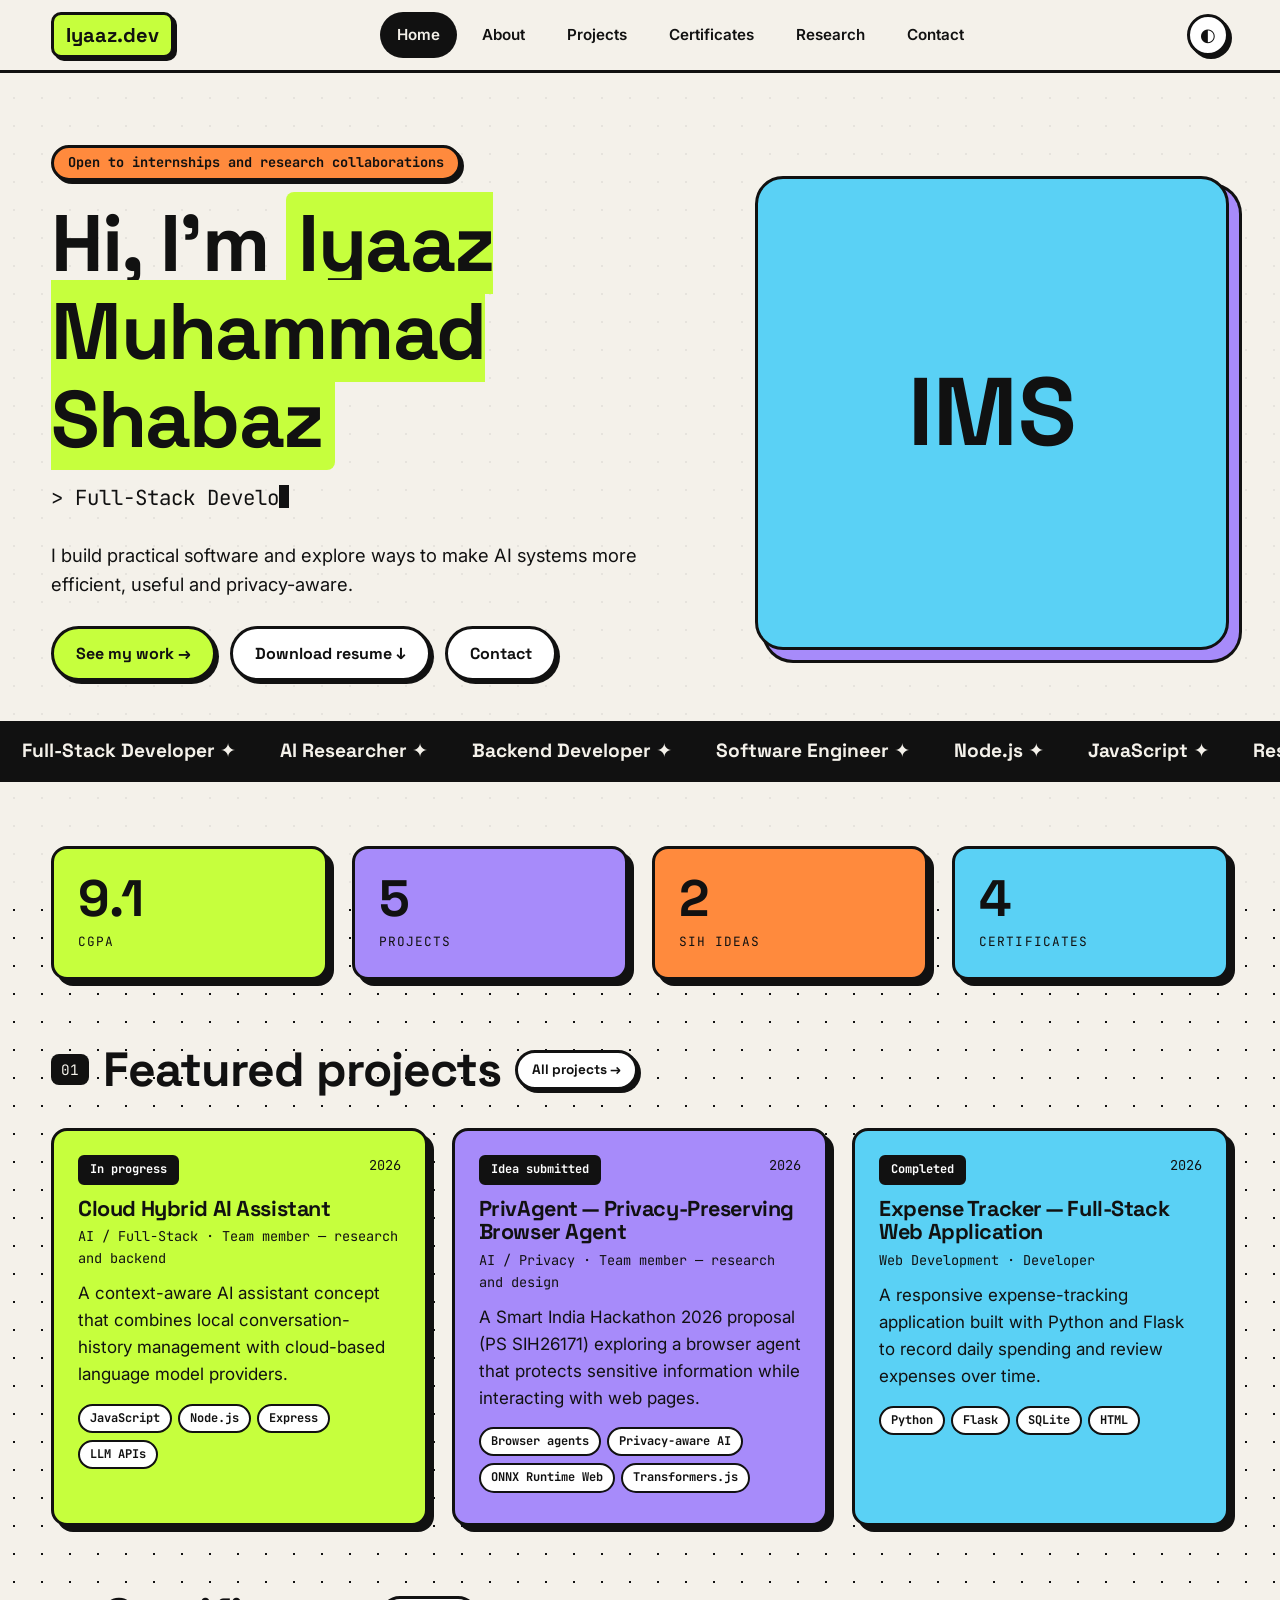
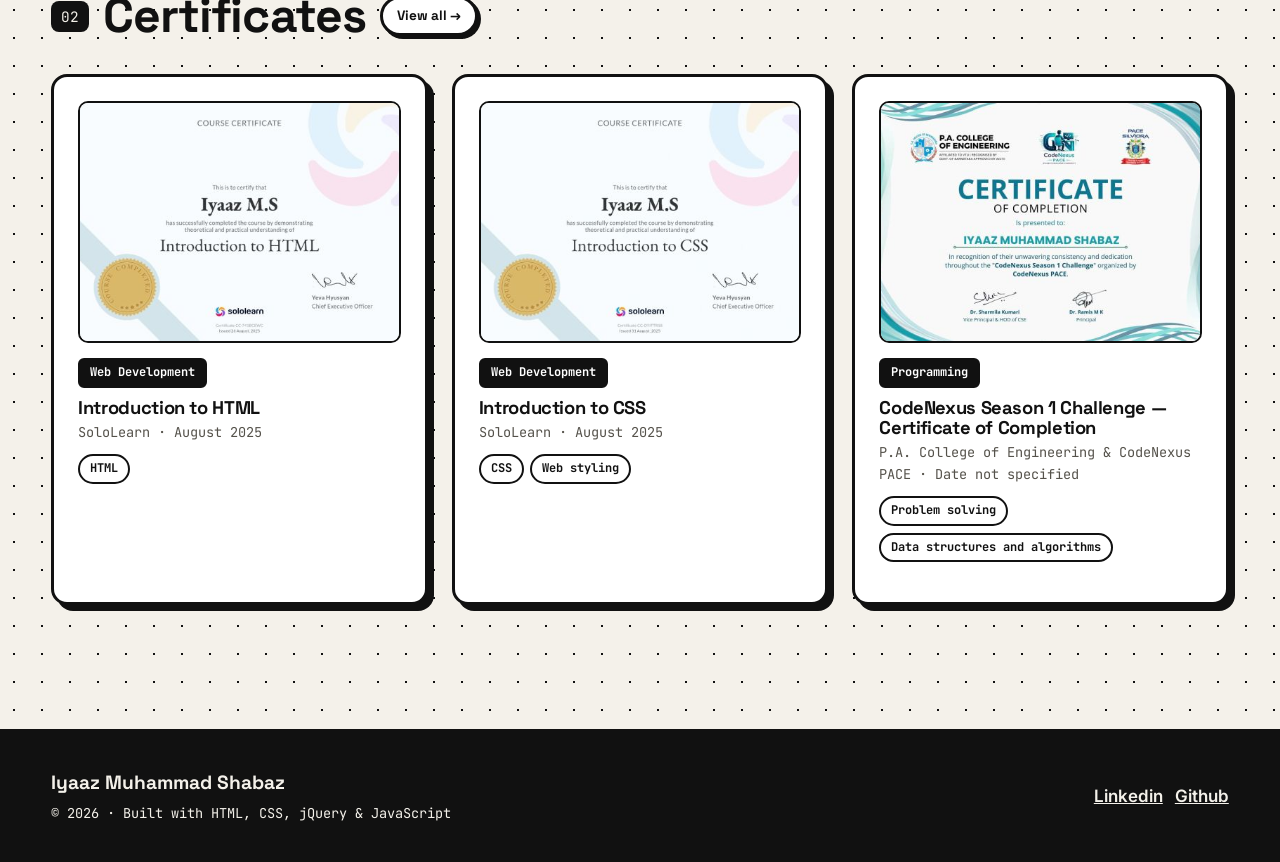
<file: index.html>
<!DOCTYPE html>
<html lang="en">
<head>
  <meta charset="UTF-8">
  <meta name="viewport" content="width=device-width, initial-scale=1">
  <title>Iyaaz Muhammad Shabaz — Portfolio</title>
  <meta property="og:title" content="Iyaaz Muhammad Shabaz — Portfolio">
  <meta property="og:description" content="Computer Science engineering student exploring full-stack development, backend systems and AI research.">
  <meta property="og:type" content="website">
  <meta name="description" content="Portfolio of Iyaaz Muhammad Shabaz — software developer exploring full-stack development and AI research.">
  <link rel="preconnect" href="https://fonts.googleapis.com">
  <link rel="stylesheet" href="https://fonts.googleapis.com/css2?family=Inter:wght@400;600&family=JetBrains+Mono:wght@500;700&family=Space+Grotesk:wght@500;700&display=swap">
  <link rel="stylesheet" href="./style.css">
</head>
<body data-page="home">
  <div id="site-header"></div>

  <main>
    <section class="hero">
      <div class="container hero-grid">
        <div>
          <span class="kicker" id="heroAvail"></span>
          <h1>Hi, I'm <span class="hl" id="heroName"></span></h1>
          <div class="rotator">&gt; <span id="rotatorText"></span><span class="caret"></span></div>
          <p class="lead" id="heroTagline"></p>
          <div class="hero-actions">
            <a class="btn" href="projects.html">See my work →</a>
            <a class="btn alt" id="resumeBtn" href="#" target="_blank" rel="noopener">Download resume ↓</a>
            <a class="btn alt" href="contact.html">Contact</a>
          </div>
        </div>
        <div class="photo-frame" id="heroPhoto"></div>
      </div>
    </section>

    <div class="marquee"><div class="marquee-inner" id="marqueeInner"></div></div>

    <section class="section">
      <div class="container">
        <div class="grid g4" id="stats"></div>
      </div>
    </section>

    <section class="section" style="padding-top:0">
      <div class="container">
        <div class="section-title"><span class="num">01</span><h2>Featured projects</h2><a class="btn sm alt" href="projects.html">All projects →</a></div>
        <div class="grid g3" id="featuredProjects"></div>
      </div>
    </section>

    <section class="section" style="padding-top:0">
      <div class="container">
        <div class="section-title"><span class="num">02</span><h2>Certificates</h2><a class="btn sm alt" href="certifications.html">View all →</a></div>
        <div class="grid g3" id="latestCerts"></div>
      </div>
    </section>
  </main>

  <div id="site-footer"></div>
  <script src="https://cdnjs.cloudflare.com/ajax/libs/jquery/3.7.1/jquery.min.js"></script>
  <script src="data.js"></script>
  <script src="main.js"></script>
</body>
</html>
</file>
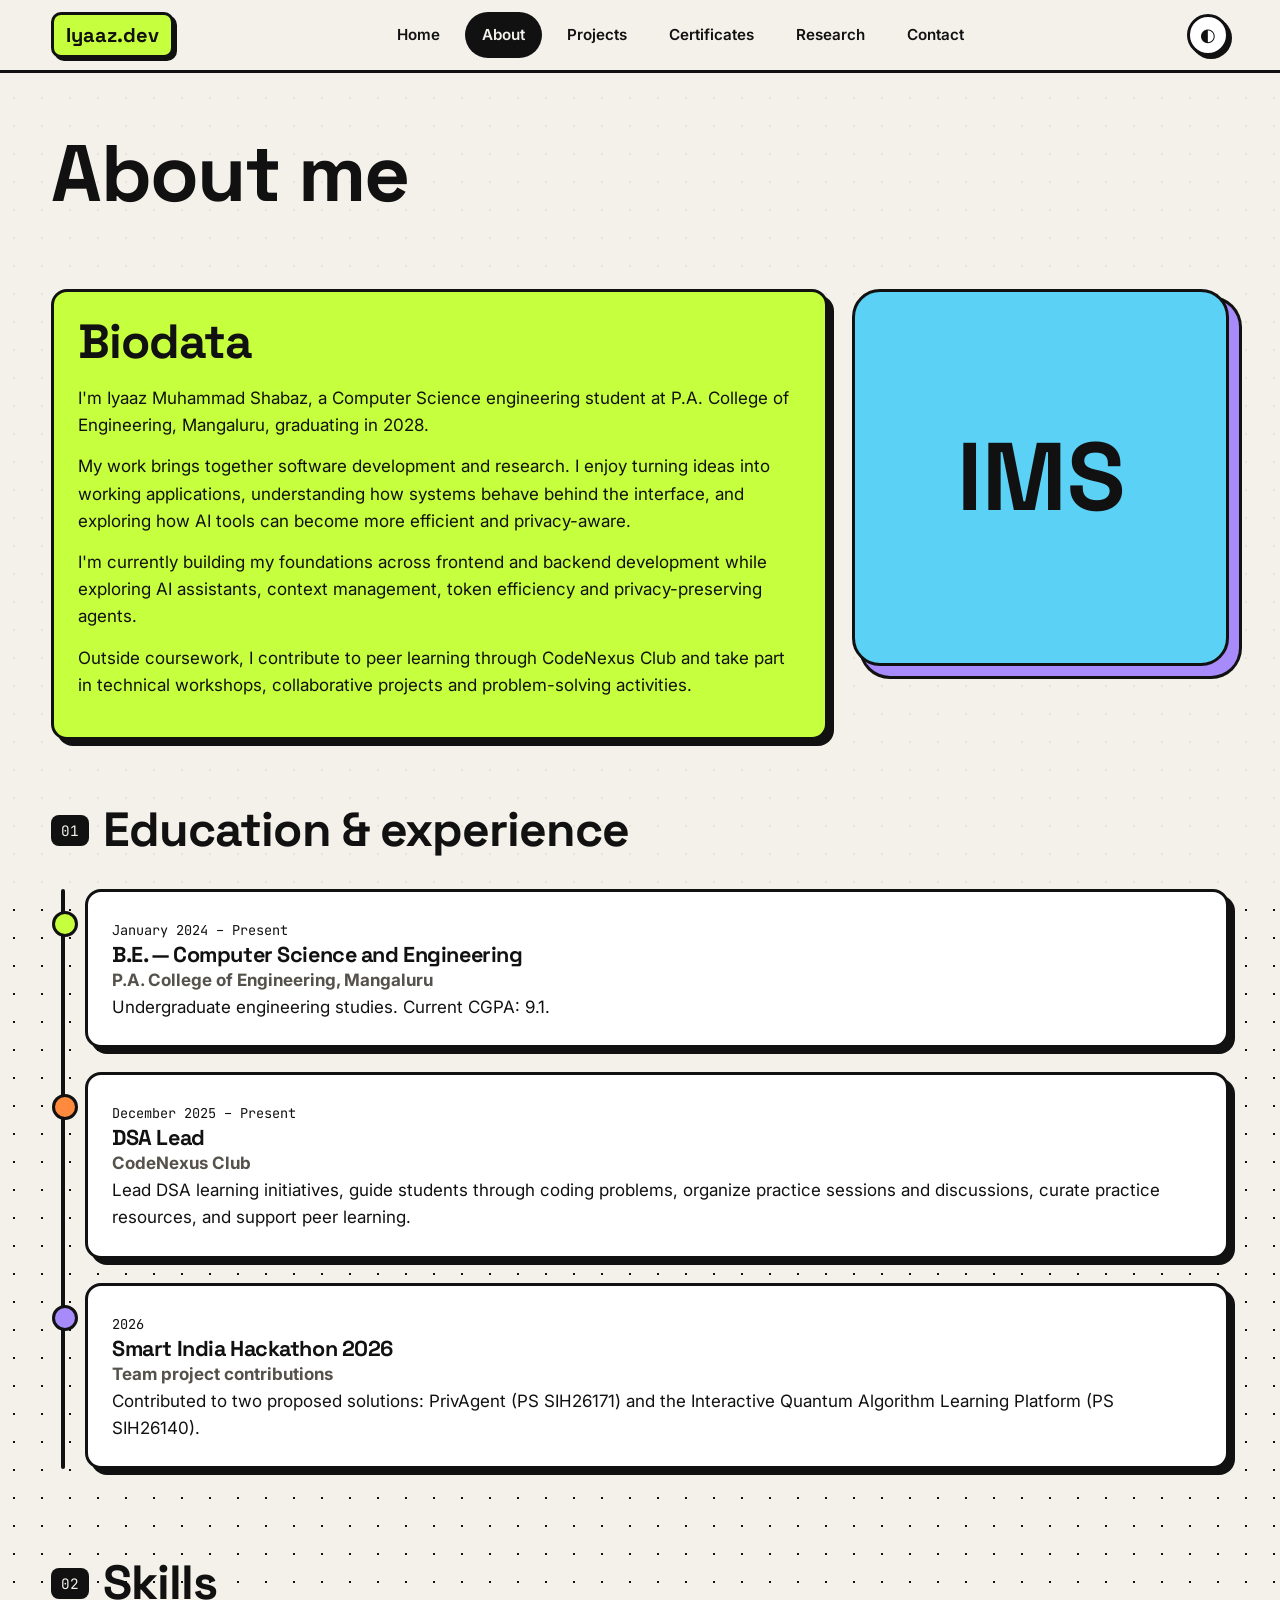
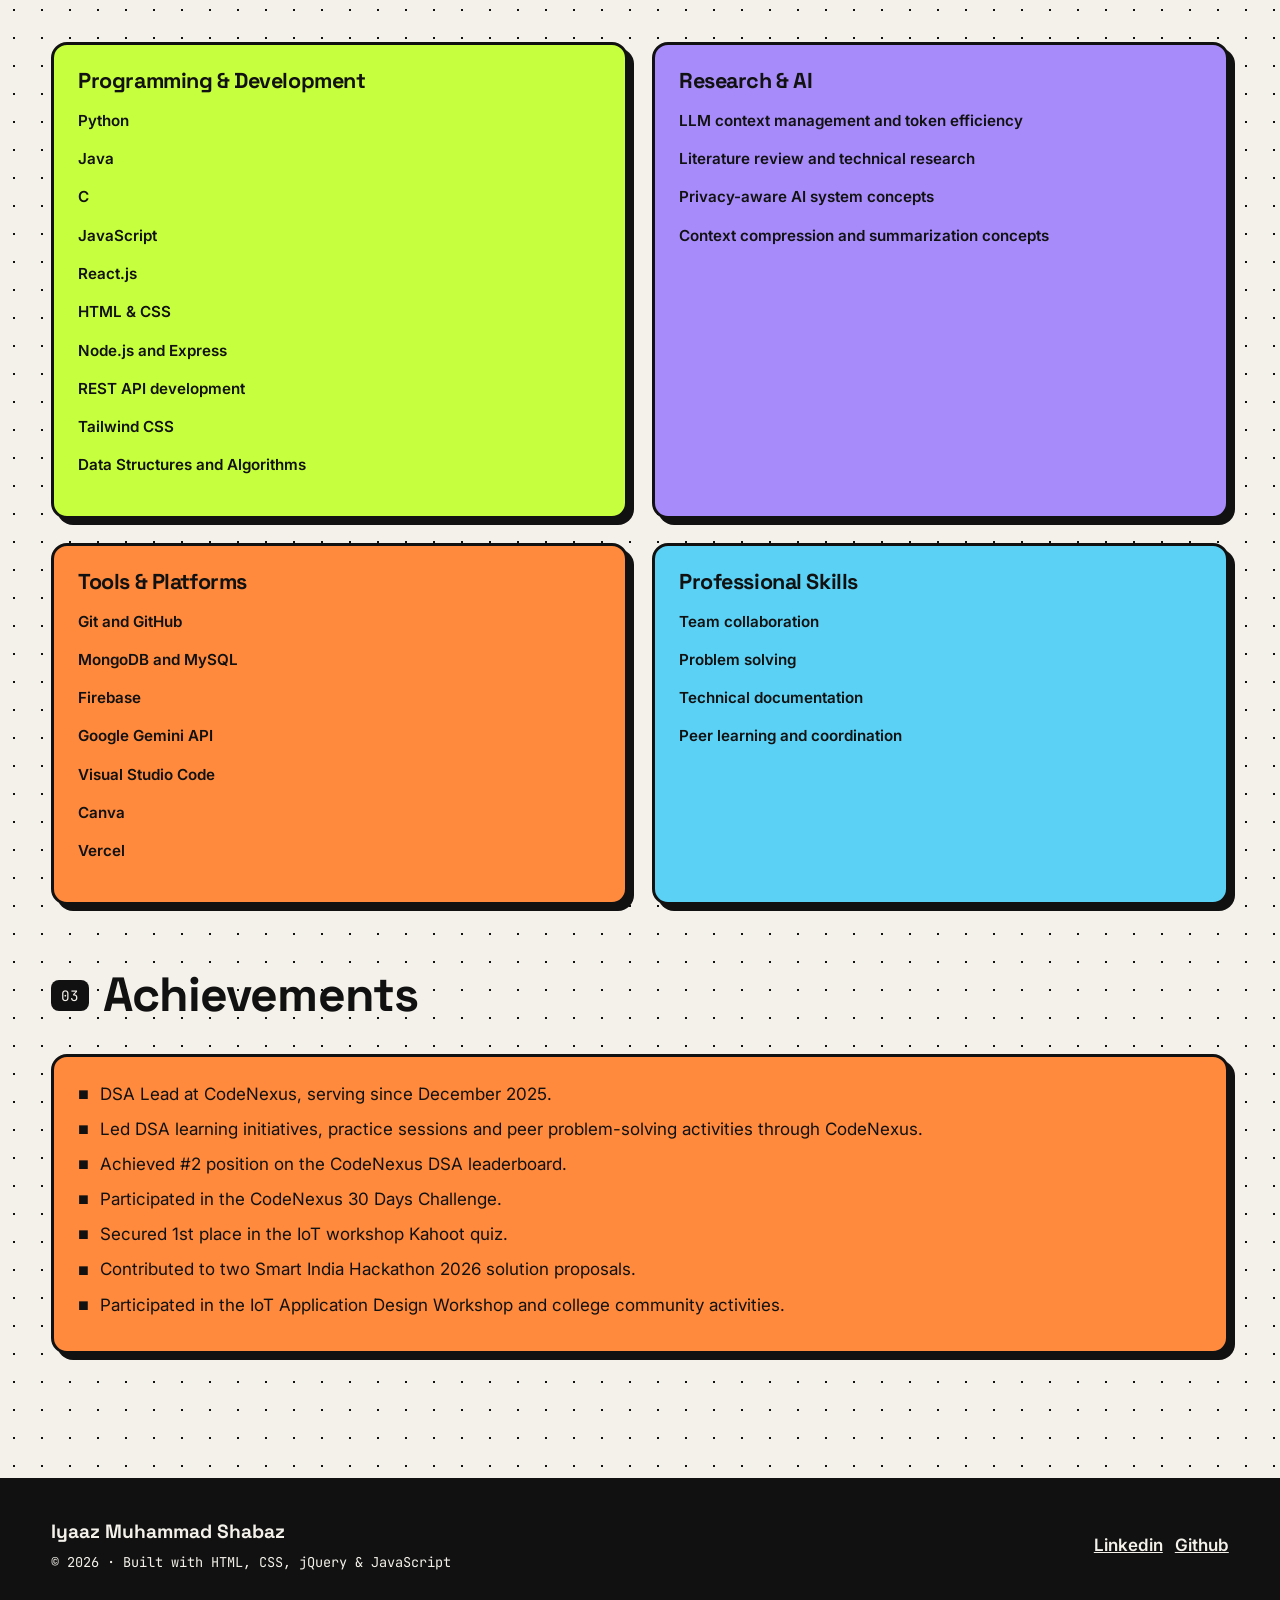
<file: about.html>
<!DOCTYPE html>
<html lang="en">
<head>
  <meta charset="UTF-8">
  <meta name="viewport" content="width=device-width, initial-scale=1">
  <title>About Iyaaz Muhammad Shabaz</title>
  <meta name="description" content="Biodata, education, experience, technical skills and achievements of Iyaaz Muhammad Shabaz.">
  <link rel="stylesheet" href="https://fonts.googleapis.com/css2?family=Inter:wght@400;600&family=JetBrains+Mono:wght@500;700&family=Space+Grotesk:wght@500;700&display=swap">
  <link rel="stylesheet" href="style.css">
</head>
<body data-page="about">
  <div id="site-header"></div>
  <main class="container">
    <div class="page-head"><h1>About me</h1></div>

    <section class="section">
      <div class="bento">
        <div class="block span-8 lime"><h2 style="margin-bottom:16px">Biodata</h2><div id="bio"></div></div>
        <div class="span-4"><div class="photo-frame" id="aboutPhoto"></div></div>
      </div>
    </section>

    <section class="section" style="padding-top:0">
      <div class="section-title"><span class="num">01</span><h2>Education &amp; experience</h2></div>
      <div class="timeline" id="timeline"></div>
    </section>

    <section class="section" style="padding-top:0">
      <div class="section-title"><span class="num">02</span><h2>Skills</h2></div>
      <div class="grid g2" id="skills"></div>
    </section>

    <section class="section" style="padding-top:0">
      <div class="section-title"><span class="num">03</span><h2>Achievements</h2></div>
      <div class="block orange"><ul class="list-plain" id="achievements"></ul></div>
    </section>
  </main>
  <div id="site-footer"></div>
  <script src="https://cdnjs.cloudflare.com/ajax/libs/jquery/3.7.1/jquery.min.js"></script>
  <script src="data.js"></script>
  <script src="main.js"></script>
</body>
</html>
</file>
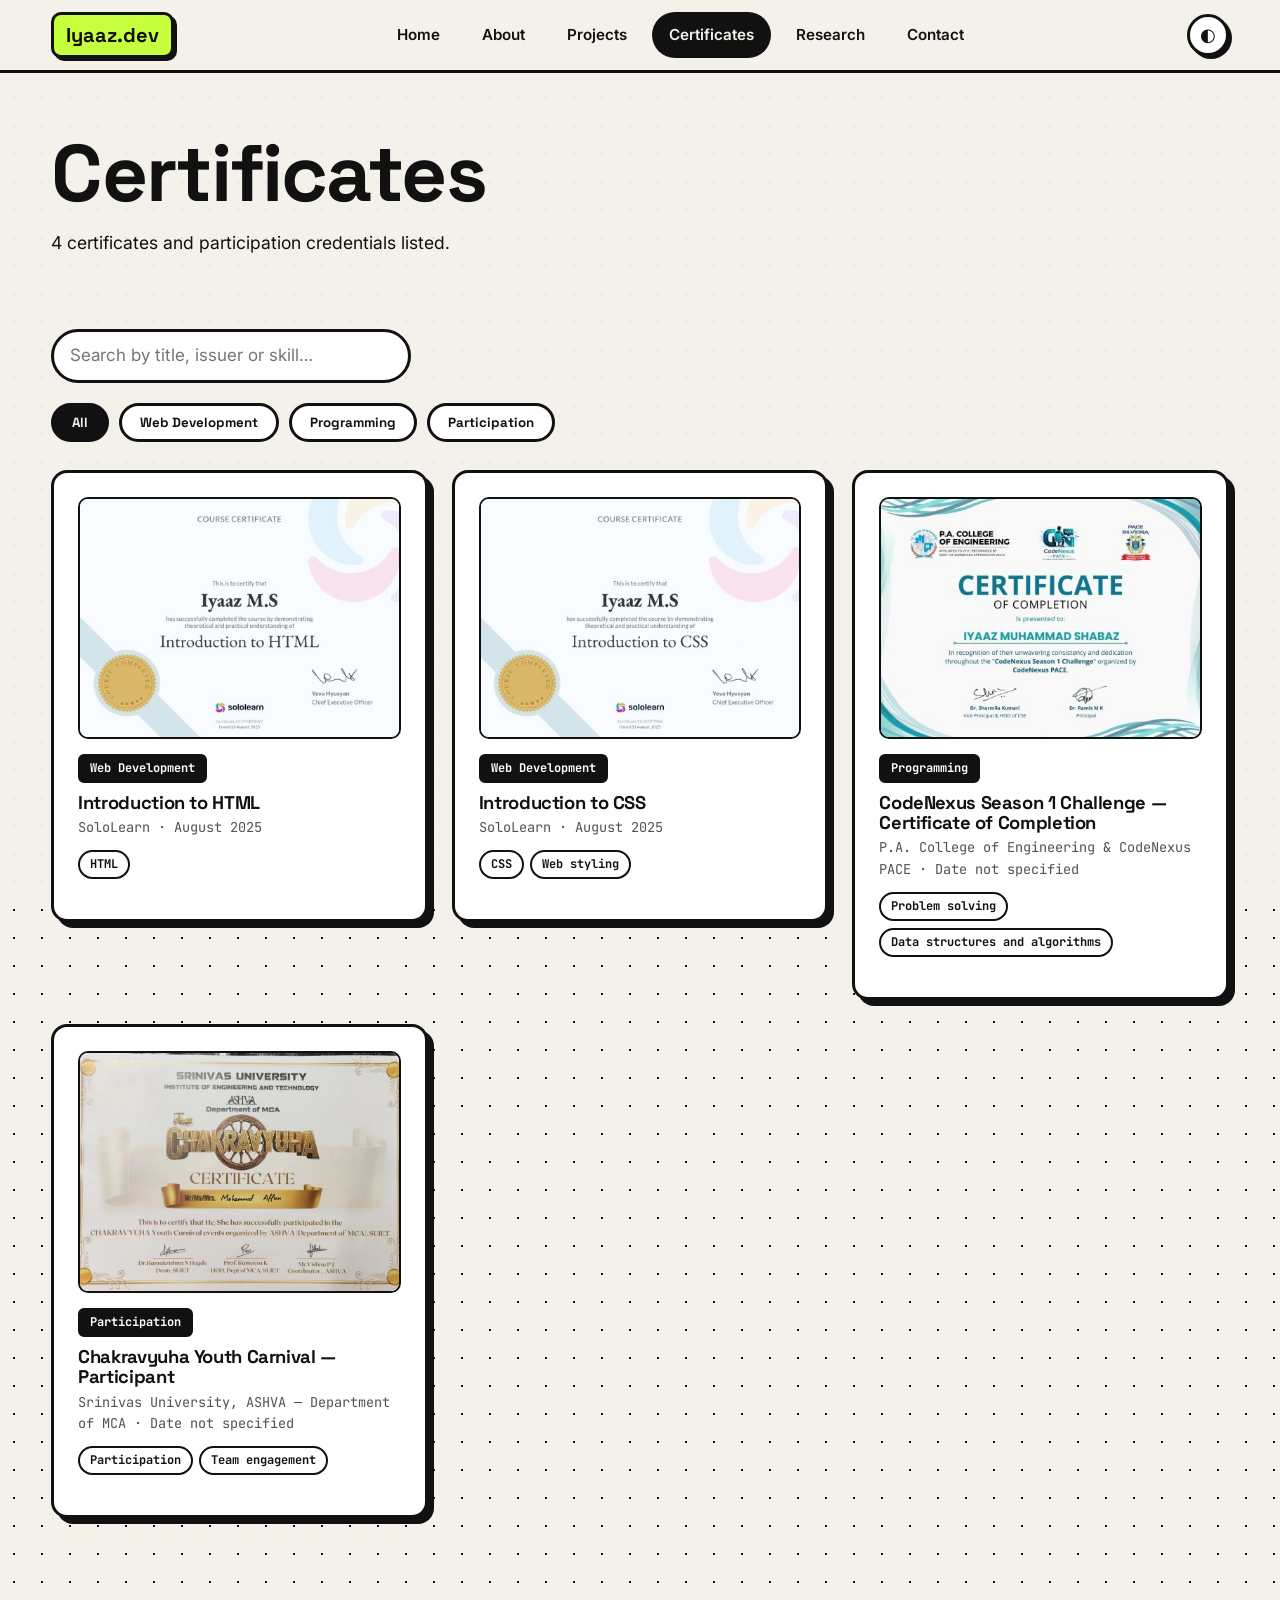
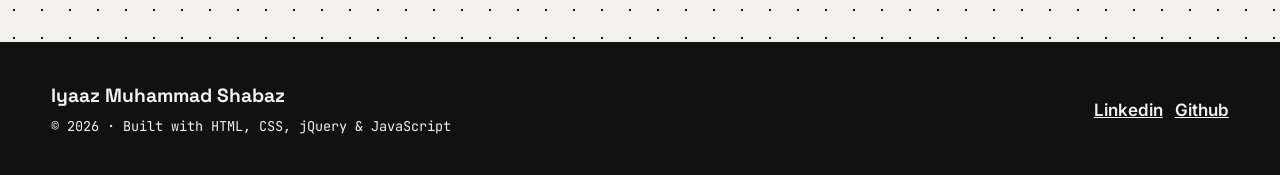
<file: certifications.html>
<!DOCTYPE html>
<html lang="en">
<head>
  <meta charset="UTF-8">
  <meta name="viewport" content="width=device-width, initial-scale=1">
  <title>Certificates · Iyaaz Muhammad Shabaz</title>
  <meta name="description" content="Certificates and participation credentials earned by Iyaaz Muhammad Shabaz.">
  <link rel="stylesheet" href="https://fonts.googleapis.com/css2?family=Inter:wght@400;600&family=JetBrains+Mono:wght@500;700&family=Space+Grotesk:wght@500;700&display=swap">
  <link rel="stylesheet" href="style.css">
</head>
<body data-page="certifications">
  <div id="site-header"></div>
  <main class="container">
    <div class="page-head">
      <h1>Certificates</h1>
      <p><span id="certCount">0</span> certificates and participation credentials listed.</p>
    </div>
    <section class="section">
      <input class="search" id="certSearch" type="search" placeholder="Search by title, issuer or skill…" aria-label="Search certificates">
      <div class="filters" id="filters"></div>
      <div class="grid g3" id="certGrid"></div>
    </section>
  </main>
  <div id="site-footer"></div>
  <script src="https://cdnjs.cloudflare.com/ajax/libs/jquery/3.7.1/jquery.min.js"></script>
  <script src="data.js"></script>
  <script src="main.js"></script>
</body>
</html>
</file>
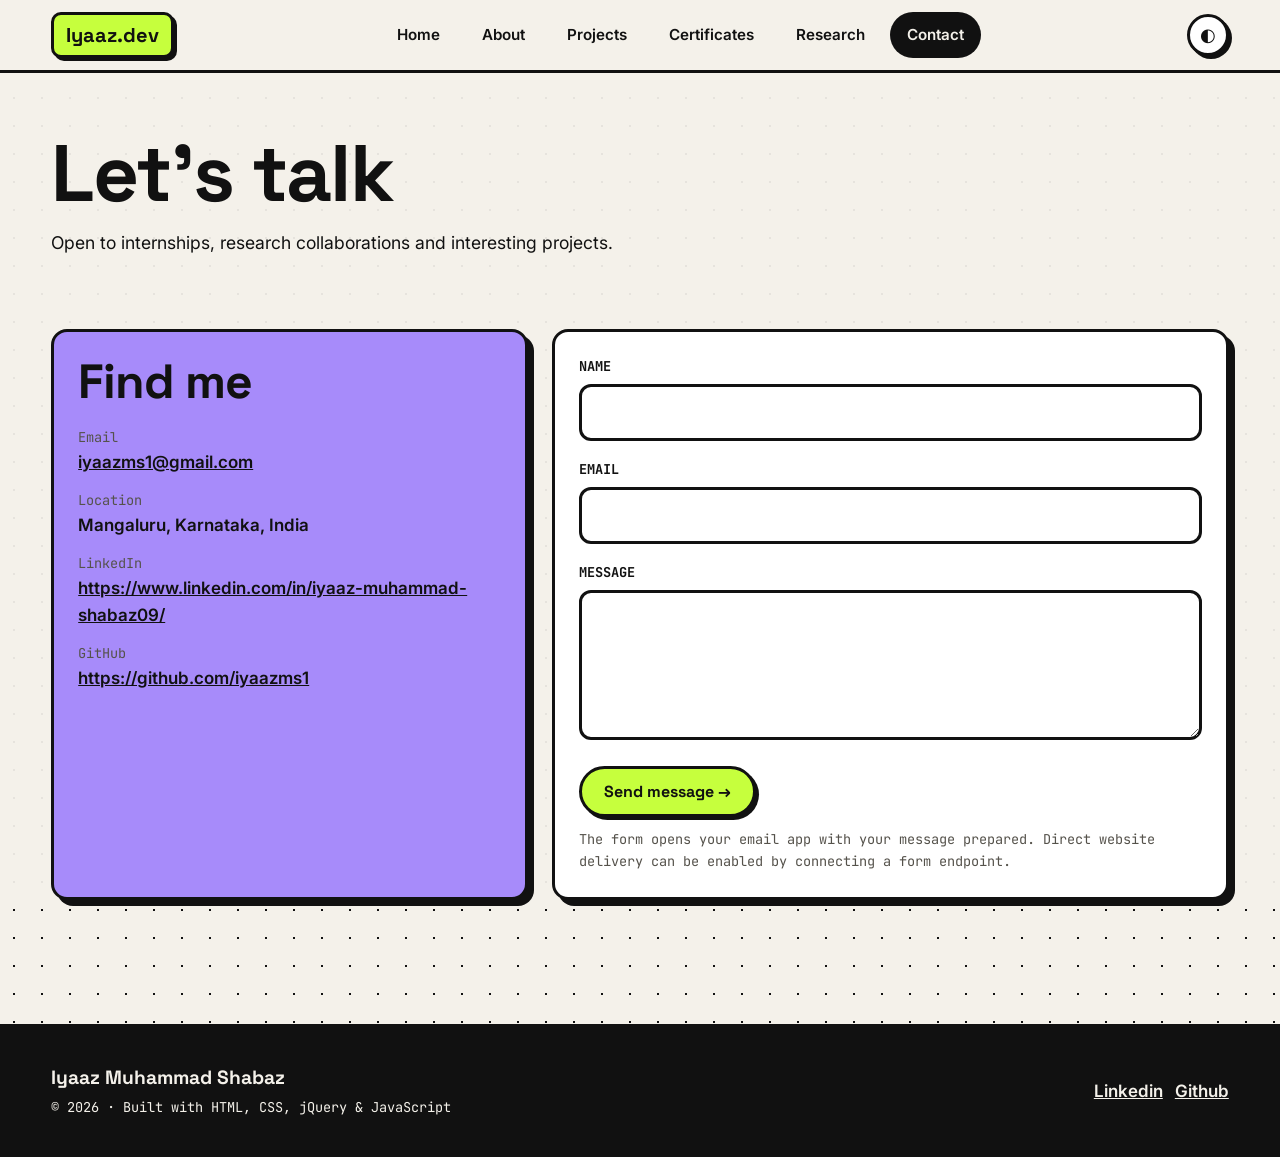
<file: contact.html>
<!DOCTYPE html>
<html lang="en">
<head>
  <meta charset="UTF-8">
  <meta name="viewport" content="width=device-width, initial-scale=1">
  <title>Contact · Iyaaz Muhammad Shabaz</title>
  <meta name="description" content="Contact Iyaaz Muhammad Shabaz for internships, collaborations and software projects.">
  <link rel="stylesheet" href="https://fonts.googleapis.com/css2?family=Inter:wght@400;600&family=JetBrains+Mono:wght@500;700&family=Space+Grotesk:wght@500;700&display=swap">
  <link rel="stylesheet" href="style.css">
</head>
<body data-page="contact">
  <div id="site-header"></div>
  <main class="container">
    <div class="page-head">
      <h1>Let's talk</h1>
      <p>Open to internships, research collaborations and interesting projects.</p>
    </div>
    <section class="section">
      <div class="bento">
        <div class="block span-5 violet"><h2 style="margin-bottom:18px">Find me</h2><div id="contactInfo"></div></div>
        <div class="block span-7">
          <form id="contactForm" novalidate>
            <div class="field"><label for="cName">NAME</label><input id="cName" autocomplete="name" required></div>
            <div class="field"><label for="cEmail">EMAIL</label><input id="cEmail" type="email" autocomplete="email" required></div>
            <div class="field"><label for="cMsg">MESSAGE</label><textarea id="cMsg" required minlength="5"></textarea></div>
            <button class="btn" type="submit">Send message →</button>
            <p class="form-msg" id="formMsg" role="status"></p>
            <p class="mono muted">The form opens your email app with your message prepared. Direct website delivery can be enabled by connecting a form endpoint.</p>
          </form>
        </div>
      </div>
    </section>
  </main>
  <div id="site-footer"></div>
  <script src="https://cdnjs.cloudflare.com/ajax/libs/jquery/3.7.1/jquery.min.js"></script>
  <script src="data.js"></script>
  <script src="main.js"></script>
</body>
</html>
</file>
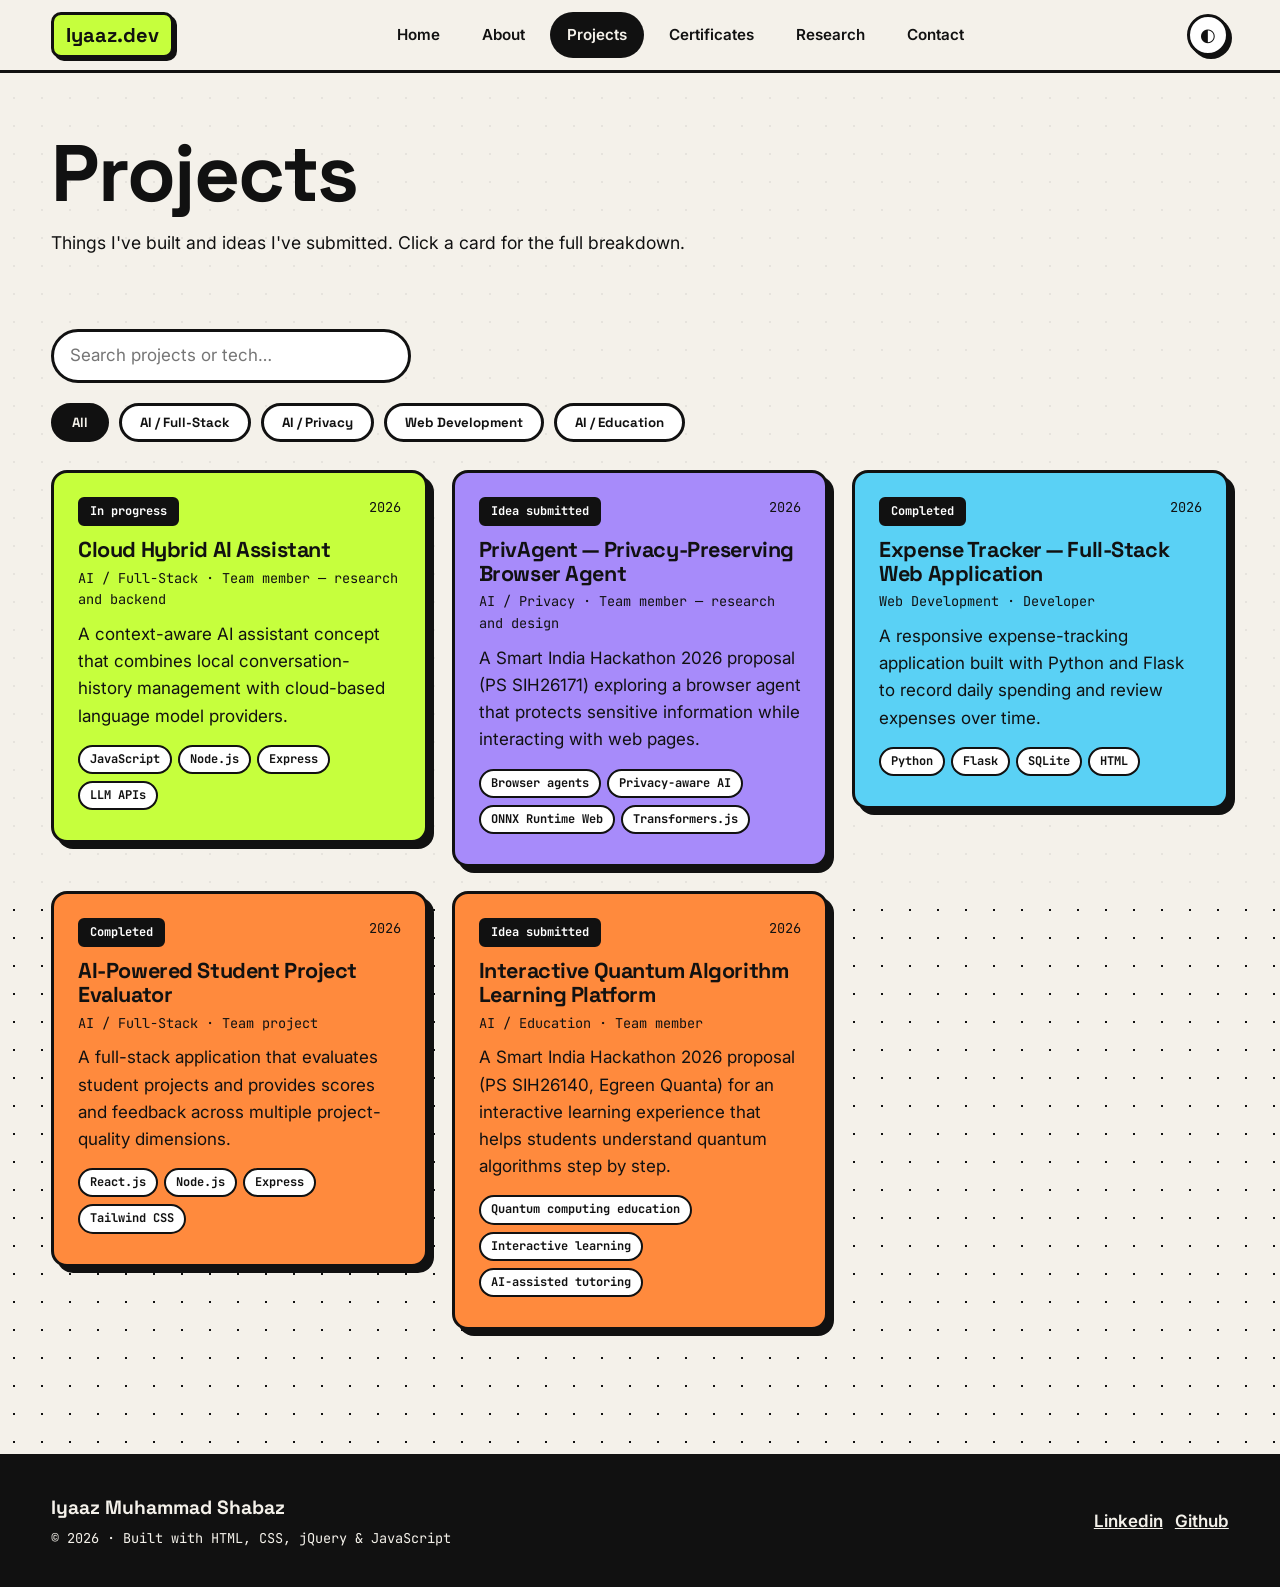
<file: projects.html>
<!DOCTYPE html>
<html lang="en">
<head>
  <meta charset="UTF-8">
  <meta name="viewport" content="width=device-width, initial-scale=1">
  <title>Projects · Iyaaz Muhammad Shabaz</title>
  <meta name="description" content="Explore software development, full-stack and AI projects by Iyaaz Muhammad Shabaz.">
  <link rel="stylesheet" href="https://fonts.googleapis.com/css2?family=Inter:wght@400;600&family=JetBrains+Mono:wght@500;700&family=Space+Grotesk:wght@500;700&display=swap">
  <link rel="stylesheet" href="style.css">
</head>
<body data-page="projects">
  <div id="site-header"></div>
  <main class="container">
    <div class="page-head">
      <h1>Projects</h1>
      <p>Things I've built and ideas I've submitted. Click a card for the full breakdown.</p>
    </div>
    <section class="section">
      <input class="search" id="projectSearch" type="search" placeholder="Search projects or tech…" aria-label="Search projects">
      <div class="filters" id="filters"></div>
      <div class="grid g3" id="projectGrid"></div>
    </section>
  </main>

  <div class="modal-back" id="modalBack">
    <div class="block modal"><button class="icon-btn close" aria-label="Close">✕</button><div id="modalBody"></div></div>
  </div>

  <div id="site-footer"></div>
  <script src="https://cdnjs.cloudflare.com/ajax/libs/jquery/3.7.1/jquery.min.js"></script>
  <script src="data.js"></script>
  <script src="main.js"></script>
</body>
</html>
</file>
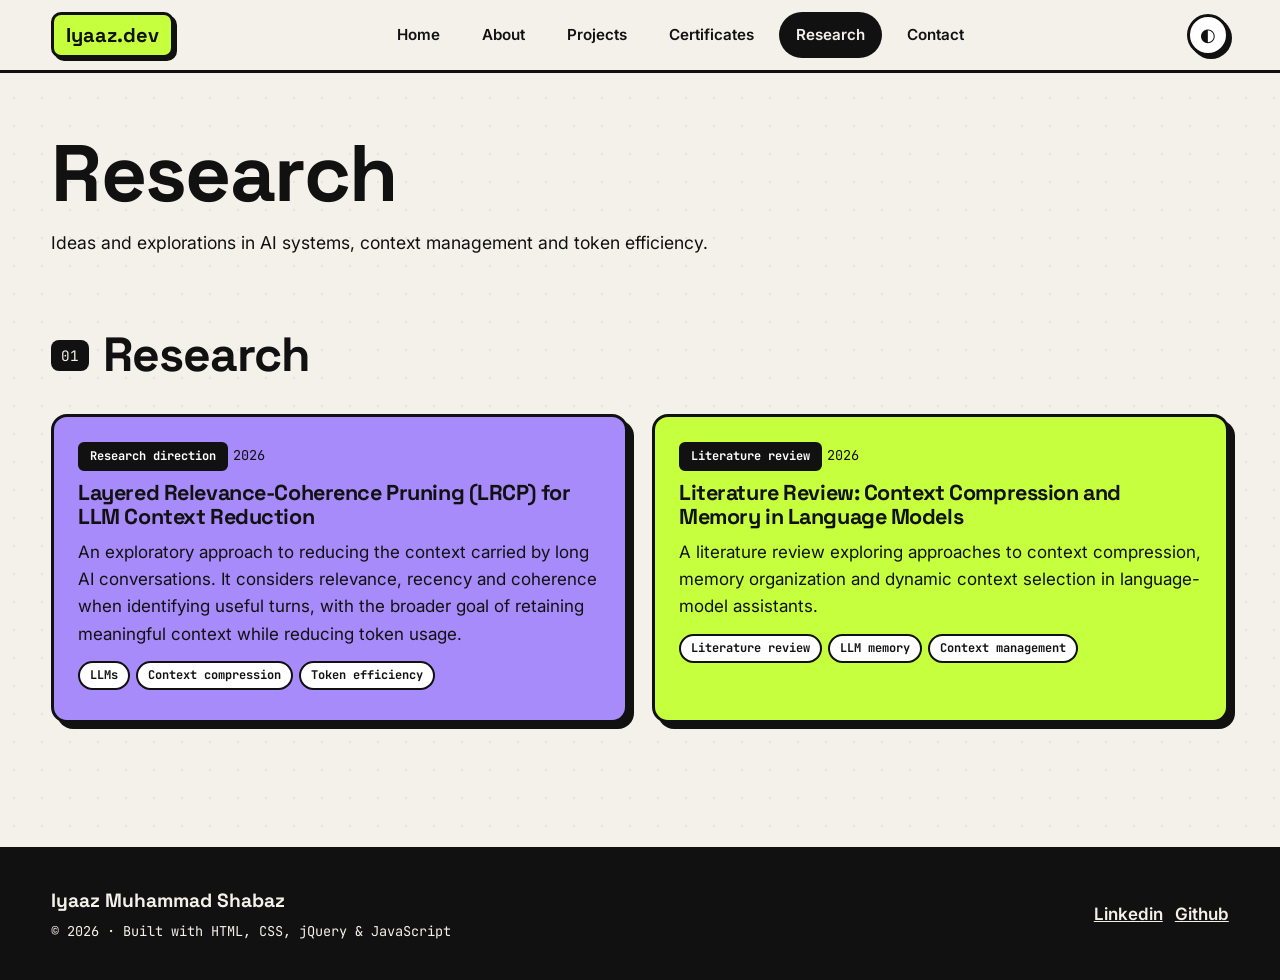
<file: research.html>
<!DOCTYPE html>
<html lang="en">
<head>
  <meta charset="UTF-8">
  <meta name="viewport" content="width=device-width, initial-scale=1">
  <title>Research · Iyaaz Muhammad Shabaz</title>
  <meta name="description" content="Research interests and explorations in LLM context management, token efficiency and privacy-aware AI.">
  <link rel="stylesheet" href="https://fonts.googleapis.com/css2?family=Inter:wght@400;600&family=JetBrains+Mono:wght@500;700&family=Space+Grotesk:wght@500;700&display=swap">
  <link rel="stylesheet" href="style.css">
</head>
<body data-page="research">
  <div id="site-header"></div>
  <main class="container">
    <div class="page-head">
      <h1>Research</h1>
      <p>Ideas and explorations in AI systems, context management and token efficiency.</p>
    </div>
    <section class="section">
      <div class="section-title"><span class="num">01</span><h2>Research</h2></div>
      <div class="grid g2" id="researchList"></div>
    </section>
  </main>
  <div id="site-footer"></div>
  <script src="https://cdnjs.cloudflare.com/ajax/libs/jquery/3.7.1/jquery.min.js"></script>
  <script src="data.js"></script>
  <script src="main.js"></script>
</body>
</html>
</file>
<file: style.css>
/* ==========================================================================
   style.css — "SOLID BLOCK" theme
   --------------------------------------------------------------------------
   Look: neo-brutalist + bento grid. Thick black outlines, hard offset shadows,
   flat saturated colour blocks, big chunky type. Light by default, dark toggle.
   Change the look of the WHOLE site by editing the tokens in :root below.
   ========================================================================== */

:root {
  /* --- colour tokens --- */
  --bg: #f4f1ea;          /* paper */
  --surface: #ffffff;
  --ink: #111111;         /* text + outlines */
  --muted: #55524b;
  --lime: #c6ff3d;
  --violet: #a78bfa;
  --orange: #ff8a3d;
  --sky: #5ad1f5;
  --pink: #ff7eb6;
  --border: 3px solid var(--ink);
  --shadow: 6px 6px 0 var(--ink);
  --shadow-sm: 3px 3px 0 var(--ink);
  --radius: 16px;
  --maxw: 1180px;
  /* --- type --- */
  --font-display: "Space Grotesk", "Segoe UI", system-ui, sans-serif;
  --font-body: "Inter", "Segoe UI", system-ui, sans-serif;
  --font-mono: "JetBrains Mono", ui-monospace, Consolas, monospace;
}

[data-theme="dark"] {
  --bg: #121214;
  --surface: #1c1c20;
  --ink: #f4f1ea;
  --muted: #a7a39a;
  --border: 3px solid #f4f1ea;
  --shadow: 6px 6px 0 #c6ff3d;
  --shadow-sm: 3px 3px 0 #c6ff3d;
}
/* coloured blocks keep dark text in dark mode */
[data-theme="dark"] .block { color: #111; }
[data-theme="dark"] .block * { border-color: #111; }

* { box-sizing: border-box; margin: 0; padding: 0; }
html { scroll-behavior: smooth; }
body {
  background: var(--bg);
  color: var(--ink);
  font-family: var(--font-body);
  font-size: 17px;
  line-height: 1.6;
  background-image: radial-gradient(var(--ink) 1px, transparent 1px);
  background-size: 28px 28px;
  background-position: 0 0;
}
/* dotted paper texture, very subtle */
body::before {
  content: ""; position: fixed; inset: 0; background: var(--bg); opacity: .94; z-index: -1;
}
img { max-width: 100%; display: block; }
a { color: inherit; }
h1, h2, h3, h4 { font-family: var(--font-display); line-height: 1.1; letter-spacing: -0.02em; }
h1 { font-size: clamp(2.6rem, 7vw, 5rem); font-weight: 700; }
h2 { font-size: clamp(1.9rem, 4vw, 3rem); font-weight: 700; }
h3 { font-size: 1.35rem; font-weight: 700; }
.mono { font-family: var(--font-mono); font-size: .85rem; }
.muted { color: var(--muted); }
.container { width: min(var(--maxw), 92vw); margin-inline: auto; }
.section { padding: 64px 0; }
.sr-only { position: absolute; width: 1px; height: 1px; overflow: hidden; clip: rect(0 0 0 0); }

/* ---------- header / nav ---------- */
.site-header {
  position: sticky; top: 0; z-index: 50;
  background: var(--bg); border-bottom: var(--border);
}
.nav { display: flex; align-items: center; justify-content: space-between; gap: 16px; padding: 12px 0; }
.logo {
  font-family: var(--font-display); font-weight: 700; font-size: 1.25rem; text-decoration: none;
  background: var(--lime); color: #111; border: var(--border); border-radius: 10px;
  padding: 4px 12px; box-shadow: var(--shadow-sm);
}
.nav-links { display: flex; gap: 8px; list-style: none; align-items: center; }
.nav-links a {
  display: block; padding: 8px 14px; border: 3px solid transparent; border-radius: 999px;
  text-decoration: none; font-weight: 600; font-size: .95rem;
}
.nav-links a:hover { border-color: var(--ink); }
.nav-links a.active { background: var(--ink); color: var(--bg); }
.icon-btn {
  border: var(--border); background: var(--surface); color: var(--ink); width: 42px; height: 42px;
  border-radius: 50%; cursor: pointer; font-size: 1.1rem; box-shadow: var(--shadow-sm);
}
.icon-btn:active { transform: translate(2px, 2px); box-shadow: none; }
.menu-toggle { display: none; }

/* ---------- buttons ---------- */
.btn {
  display: inline-flex; align-items: center; gap: 8px; cursor: pointer;
  font-family: var(--font-display); font-weight: 700; font-size: 1rem; text-decoration: none;
  padding: 12px 22px; border: var(--border); border-radius: 999px;
  background: var(--lime); color: #111; box-shadow: var(--shadow-sm);
  transition: transform .12s, box-shadow .12s;
}
.btn:hover { transform: translate(-2px, -2px); box-shadow: 5px 5px 0 var(--ink); }
.btn:active { transform: translate(3px, 3px); box-shadow: none; }
.btn.alt { background: var(--surface); color: var(--ink); }
.btn.sm { padding: 6px 14px; font-size: .85rem; }

/* ---------- block cards (THE signature element) ---------- */
.block {
  background: var(--surface); border: var(--border); border-radius: var(--radius);
  box-shadow: var(--shadow); padding: 24px;
  transition: transform .15s, box-shadow .15s;
}
a.block, .block.hoverable { text-decoration: none; display: block; }
.block.hoverable:hover { transform: translate(-3px, -3px); box-shadow: 9px 9px 0 var(--ink); }
.block.lime { background: var(--lime); color: #111; }
.block.violet { background: var(--violet); color: #111; }
.block.orange { background: var(--orange); color: #111; }
.block.sky { background: var(--sky); color: #111; }
.block.pink { background: var(--pink); color: #111; }
.block.dark { background: #111; color: #f4f1ea; }
.tag {
  display: inline-block; font-family: var(--font-mono); font-size: .75rem; font-weight: 700;
  padding: 3px 10px; border: 2px solid #111; border-radius: 999px; background: #fff; color: #111;
  margin: 0 6px 6px 0;
}
.chip { background: #111; color: #fff; }
.section-title { display: flex; align-items: center; gap: 14px; margin-bottom: 32px; flex-wrap: wrap; }
.section-title .num {
  font-family: var(--font-mono); background: var(--ink); color: var(--bg);
  padding: 4px 10px; border-radius: 8px; font-size: .9rem;
}

/* ---------- grids ---------- */
.grid { display: grid; gap: 24px; }
.g2 { grid-template-columns: repeat(2, 1fr); }
.g3 { grid-template-columns: repeat(3, 1fr); }
.g4 { grid-template-columns: repeat(4, 1fr); }
.bento { display: grid; gap: 24px; grid-template-columns: repeat(12, 1fr); }
.span-4 { grid-column: span 4; } .span-5 { grid-column: span 5; } .span-6 { grid-column: span 6; }
.span-7 { grid-column: span 7; } .span-8 { grid-column: span 8; } .span-12 { grid-column: span 12; }

/* ---------- hero ---------- */
.hero { padding: 72px 0 40px; }
.hero-grid { display: grid; grid-template-columns: 1.4fr 1fr; gap: 40px; align-items: center; }
.kicker {
  display: inline-block; background: var(--orange); color: #111; border: var(--border);
  border-radius: 999px; padding: 4px 14px; font-family: var(--font-mono); font-size: .85rem;
  font-weight: 700; margin-bottom: 18px; box-shadow: var(--shadow-sm);
}
.hero h1 .hl { background: var(--lime); color: #111; padding: 0 .15em; border-radius: 8px; box-decoration-break: clone; }
.rotator { font-family: var(--font-mono); font-size: 1.3rem; margin: 18px 0; min-height: 2em; }
.rotator .caret { display: inline-block; width: 10px; height: 1.1em; background: var(--ink); vertical-align: -3px; animation: blink 1s steps(1) infinite; }
@keyframes blink { 50% { opacity: 0; } }
.hero p.lead { font-size: 1.15rem; max-width: 56ch; margin-bottom: 26px; }
.hero-actions { display: flex; gap: 14px; flex-wrap: wrap; }
.photo-frame {
  border: var(--border); border-radius: 28px; box-shadow: 10px 10px 0 var(--violet), 10px 10px 0 3px var(--ink);
  background: var(--sky); aspect-ratio: 1; overflow: hidden; display: grid; place-items: center;
  font-family: var(--font-display); font-size: 6rem; font-weight: 700; color: #111;
}
.photo-frame img { width: 100%; height: 100%; object-fit: cover; }

/* ---------- marquee strip ---------- */
.marquee { border-block: var(--border); background: var(--ink); color: var(--bg); overflow: hidden; white-space: nowrap; padding: 12px 0; }
.marquee-inner { display: inline-block; animation: scroll 30s linear infinite; font-family: var(--font-display); font-weight: 700; font-size: 1.2rem; }
.marquee-inner span { margin: 0 22px; }
@keyframes scroll { to { transform: translateX(-50%); } }

/* ---------- stats ---------- */
.stat .value { font-family: var(--font-display); font-size: 3.2rem; font-weight: 700; line-height: 1; }
.stat .label { font-family: var(--font-mono); font-size: .8rem; text-transform: uppercase; letter-spacing: .08em; margin-top: 8px; }

/* ---------- skill bars ---------- */
.skill { margin-bottom: 14px; }
.skill-top { display: flex; justify-content: space-between; font-weight: 600; font-size: .95rem; margin-bottom: 4px; }
.bar { height: 16px; border: 2px solid #111; border-radius: 999px; background: #fff; overflow: hidden; }
.bar > i { display: block; height: 100%; width: 0; background: #111; transition: width 1s cubic-bezier(.2,.8,.2,1); }

/* ---------- timeline ---------- */
.timeline { position: relative; padding-left: 34px; }
.timeline::before { content: ""; position: absolute; left: 10px; top: 0; bottom: 0; width: 4px; background: var(--ink); border-radius: 4px; }
.tl-item { position: relative; margin-bottom: 24px; }
.tl-item::before {
  content: ""; position: absolute; left: -33px; top: 22px; width: 20px; height: 20px;
  border: var(--border); border-radius: 50%; background: var(--lime);
}
.tl-item.work::before { background: var(--orange); }
.tl-item.event::before { background: var(--violet); }

/* ---------- filters ---------- */
.filters { display: flex; flex-wrap: wrap; gap: 10px; margin-bottom: 28px; }
.filter-btn {
  font-family: var(--font-display); font-weight: 700; padding: 8px 18px; cursor: pointer;
  border: var(--border); border-radius: 999px; background: var(--surface); color: var(--ink);
}
.filter-btn.active { background: var(--ink); color: var(--bg); }
.search {
  width: min(360px, 100%); padding: 10px 16px; border: var(--border); border-radius: 999px;
  background: var(--surface); color: var(--ink); font: inherit; margin-bottom: 20px;
}
.search:focus, input:focus, textarea:focus { outline: 4px solid var(--violet); outline-offset: 2px; }

/* ---------- cards: certificates, projects, posts ---------- */
.cert-card .cert-img {
  border: 2px solid #111; border-radius: 10px; background: #fff; aspect-ratio: 4/3;
  display: grid; place-items: center; margin-bottom: 14px; overflow: hidden; color: #111;
  font-family: var(--font-mono); font-size: .8rem;
}
.cert-card .cert-img img { width: 100%; height: 100%; object-fit: cover; }
.cert-card h3 { margin-bottom: 4px; font-size: 1.15rem; }
.status {
  display: inline-block; font-family: var(--font-mono); font-size: .75rem; font-weight: 700;
  padding: 3px 10px; border: 2px solid #111; border-radius: 6px; background: #111; color: #fff;
}
.todo { border-style: dashed !important; position: relative; }
.todo::after {
  content: "PLACEHOLDER"; position: absolute; top: -12px; right: 14px; background: #ff3d3d; color: #fff;
  font-family: var(--font-mono); font-size: .65rem; font-weight: 700; padding: 2px 8px; border: 2px solid #111; border-radius: 6px;
}
.list-plain { list-style: none; }
.list-plain li { padding-left: 1.3em; position: relative; margin-bottom: 8px; }
.list-plain li::before { content: "■"; position: absolute; left: 0; font-size: .7em; top: .35em; }

/* ---------- modal (projects detail) ---------- */
.modal-back {
  position: fixed; inset: 0; background: rgba(0,0,0,.6); display: none; z-index: 100;
  align-items: center; justify-content: center; padding: 20px;
}
.modal-back.open { display: flex; }
.modal { max-width: 720px; width: 100%; max-height: 90vh; overflow: auto; position: relative; }
.modal .close { position: absolute; top: 14px; right: 14px; }

/* ---------- forms ---------- */
form .field { margin-bottom: 18px; }
label { font-family: var(--font-mono); font-size: .85rem; font-weight: 700; display: block; margin-bottom: 6px; }
input, textarea {
  width: 100%; padding: 12px 14px; border: var(--border); border-radius: 12px; background: var(--surface);
  color: var(--ink); font: inherit;
}
textarea { min-height: 150px; resize: vertical; }
.form-msg { margin-top: 12px; font-weight: 700; }

/* ---------- footer ---------- */
.site-footer { border-top: var(--border); background: var(--ink); color: var(--bg); margin-top: 60px; padding: 36px 0; }
.footer-inner { display: flex; justify-content: space-between; gap: 20px; flex-wrap: wrap; align-items: center; }
.footer-links { display: flex; gap: 12px; flex-wrap: wrap; }
.footer-links a { color: var(--bg); font-weight: 600; }

/* ---------- reveal on scroll (jQuery adds .in) ---------- */
.reveal { opacity: 0; transform: translateY(24px); transition: opacity .6s, transform .6s; }
.reveal.in { opacity: 1; transform: none; }

/* ---------- page header (inner pages) ---------- */
.page-head { padding: 56px 0 8px; }
.page-head p { max-width: 60ch; margin-top: 12px; font-size: 1.1rem; }

/* ---------- responsive ---------- */
@media (max-width: 900px) {
  .hero-grid, .g2 { grid-template-columns: 1fr; }
  .g3, .g4 { grid-template-columns: repeat(2, 1fr); }
  .bento > * { grid-column: span 12 !important; }
  .photo-frame { max-width: 340px; }
}
@media (max-width: 720px) {
  .menu-toggle { display: inline-block; }
  .nav-links {
    display: none; position: absolute; top: 100%; left: 0; right: 0; flex-direction: column;
    background: var(--bg); border-bottom: var(--border); padding: 14px 4vw; align-items: stretch;
  }
  .nav-links.open { display: flex; }
  .g3, .g4 { grid-template-columns: 1fr; }
}
@media (prefers-reduced-motion: reduce) {
  * { animation: none !important; transition: none !important; }
  .reveal { opacity: 1; transform: none; }
}
@media print { .site-header, .site-footer, .marquee { display: none; } body { background: #fff; } }
</file>
